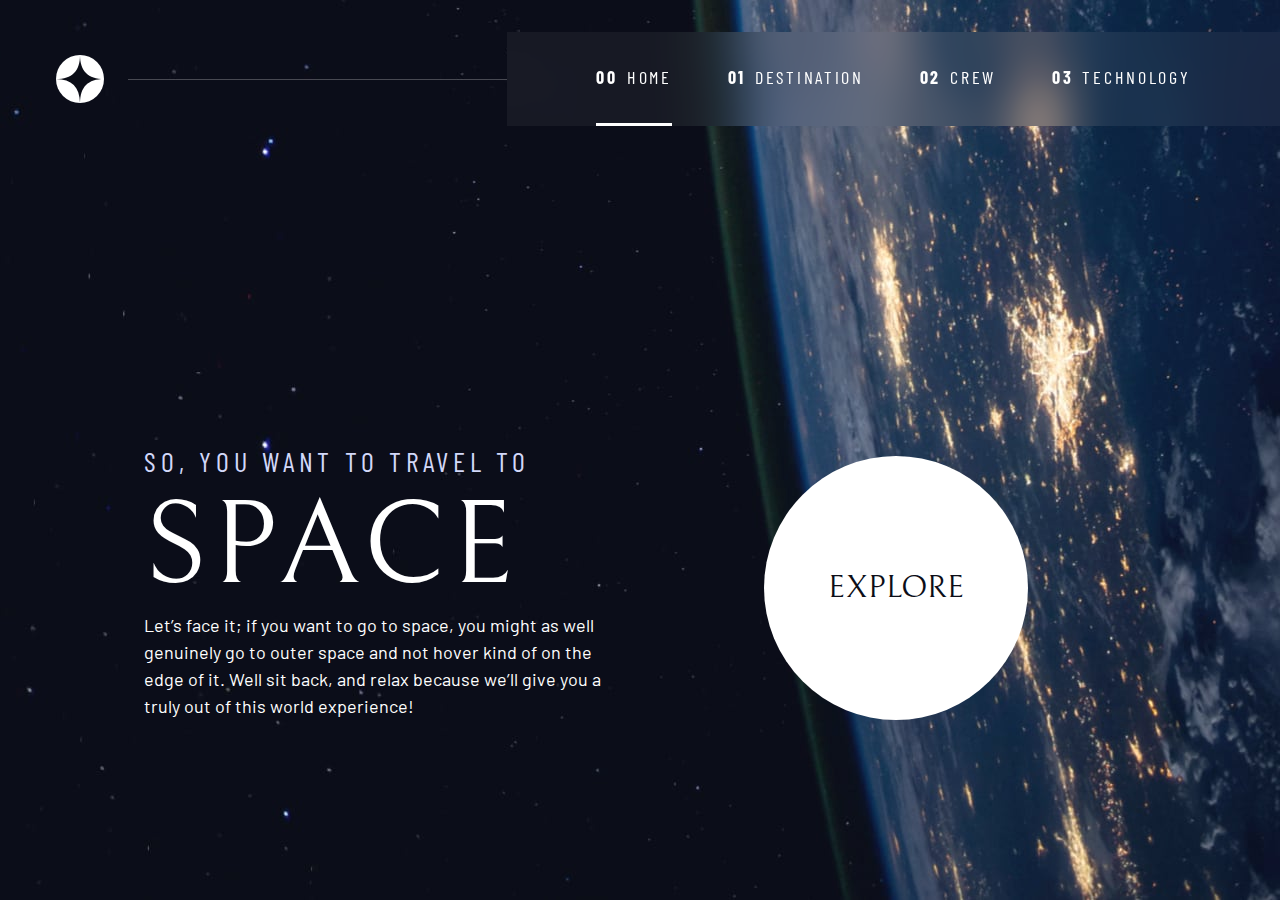
<file: index.html>
<!DOCTYPE html>
<html lang="en">
  <head>
    <meta charset="UTF-8" />
    <meta name="viewport" content="width=device-width, initial-scale=1.0" />

    <link
      rel="icon"
      type="image/png"
      sizes="32x32"
      href="./assets/favicon-32x32.png"
    />
    <!-- Google fonts -->
    <link rel="preconnect" href="https://fonts.googleapis.com" />
    <link rel="preconnect" href="https://fonts.gstatic.com" crossorigin />
    <link
      href="https://fonts.googleapis.com/css2?family=Barlow+Condensed:wght@400;700&family=Bellefair&family=Barlow:wght@400;700&display=swap"
      rel="stylesheet"
    />

    <!-- Our custom CSS -->
    <link rel="stylesheet" href="index.css" />
    <title>Frontend Mentor | Space tourism website</title>
    <script src="navigation.js" defer></script>
  </head>
  <body class="home">
    <a class="skip-to-content" href="#main">Skip to content</a>
    <header class="primary-header flex">
      <div>
        <img
          src="assets/shared/logo.svg"
          alt="space tourism logo"
          class="logo"
        />
      </div>
      <button class="mobile-nav-toggle" aria-controls="primary-navigation">
        <span class="sr-only" aria-expanded="false">Menu</span>
      </button>
      <nav>
        <ul
          id="primary-navigation"
          data-visible="false"
          class="primary-navigation underline-indicators flex"
        >
          <li class="active">
            <a
              class="ff-sans-cond uppercase text-white letter-spacing-2"
              href="index.html"
              ><span aria-hidden="true">00</span>Home</a
            >
          </li>
          <li>
            <a
              class="ff-sans-cond uppercase text-white letter-spacing-2"
              href="destination.html"
              ><span aria-hidden="true">01</span>Destination</a
            >
          </li>
          <li>
            <a
              class="ff-sans-cond uppercase text-white letter-spacing-2"
              href="crew.html"
              ><span aria-hidden="true">02</span>Crew</a
            >
          </li>
          <li>
            <a
              class="ff-sans-cond uppercase text-white letter-spacing-2"
              href="technology.html"
              ><span aria-hidden="true">03</span>Technology</a
            >
          </li>
        </ul>
      </nav>
    </header>

    <main id="main" class="grid-container grid-container--home">
      <div>
        <h1 class="text-light fs-500 ff-sans-cond uppercase letter-spacing-1">
          So, you want to travel to
          <span class="d-block fs-900 ff-serif text-white">Space</span>
        </h1>

        <p>
          Let’s face it; if you want to go to space, you might as well genuinely
          go to outer space and not hover kind of on the edge of it. Well sit
          back, and relax because we’ll give you a truly out of this world
          experience!
        </p>
      </div>
      <div>
        <a
          href="destination.html"
          class="large-button uppercase ff-serif text-dark bg-white"
          >Explore</a
        >
      </div>
    </main>
  </body>
</html>
</file>
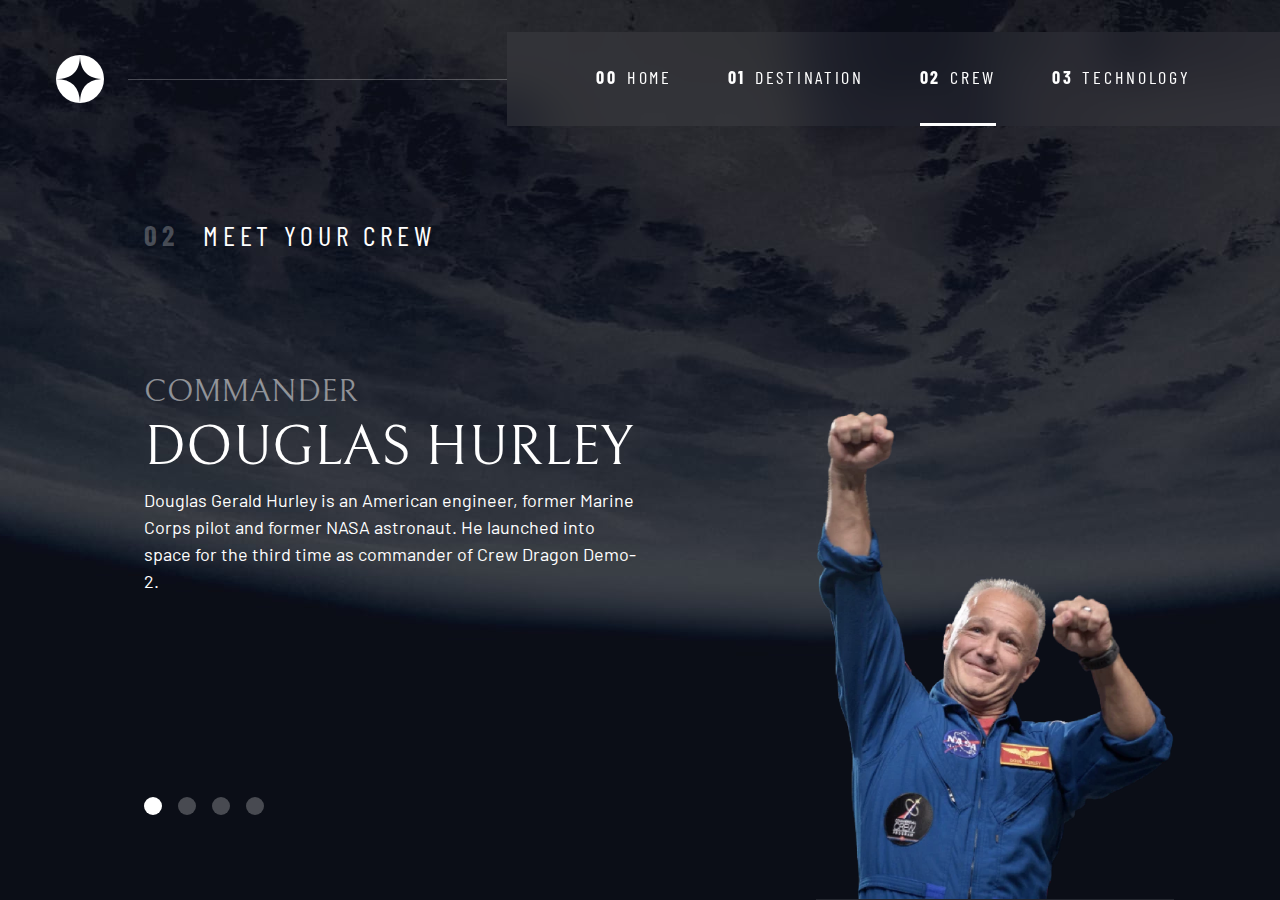
<file: crew.html>
<!DOCTYPE html>
<html lang="en">
  <head>
    <meta charset="UTF-8" />
    <meta name="viewport" content="width=device-width, initial-scale=1.0" />

    <link
      rel="icon"
      type="image/png"
      sizes="32x32"
      href="./assets/favicon-32x32.png"
    />
    <!-- Google fonts -->
    <link rel="preconnect" href="https://fonts.googleapis.com" />
    <link rel="preconnect" href="https://fonts.gstatic.com" crossorigin />
    <link
      href="https://fonts.googleapis.com/css2?family=Barlow+Condensed:wght@400;700&family=Bellefair&family=Barlow:wght@400;700&display=swap"
      rel="stylesheet"
    />

    <!-- Our custom CSS -->
    <link rel="stylesheet" href="index.css" />
    <title>Frontend Mentor | Space tourism website</title>
    <script src="navigation.js" defer></script>
    <script src="tabs.js" defer></script>
  </head>
  <body class="crew">
    <a class="skip-to-content" href="#main">Skip to content</a>
    <header class="primary-header flex">
      <div>
        <img
          src="assets/shared/logo.svg"
          alt="space tourism logo"
          class="logo"
        />
      </div>
      <button class="mobile-nav-toggle" aria-controls="primary-navigation">
        <span class="sr-only" aria-expanded="false">Menu</span>
      </button>
      <nav>
        <ul
          id="primary-navigation"
          data-visible="false"
          class="primary-navigation underline-indicators flex"
        >
          <li>
            <a
              class="ff-sans-cond uppercase text-white letter-spacing-2"
              href="index.html"
              ><span aria-hidden="true">00</span>Home</a
            >
          </li>
          <li>
            <a
              class="ff-sans-cond uppercase text-white letter-spacing-2"
              href="destination.html"
              ><span aria-hidden="true">01</span>Destination</a
            >
          </li>
          <li class="active">
            <a
              class="ff-sans-cond uppercase text-white letter-spacing-2"
              href="crew.html"
              ><span aria-hidden="true">02</span>Crew</a
            >
          </li>
          <li>
            <a
              class="ff-sans-cond uppercase text-white letter-spacing-2"
              href="technology.html"
              ><span aria-hidden="true">03</span>Technology</a
            >
          </li>
        </ul>
      </nav>
    </header>
    <main id="main" class="grid-container grid-container--crew flow">
      <h1 class="numbered-title">
        <span aria-hidden="true">02</span> Meet your crew
      </h1>

      <div
        class="dot-indicators flex"
        role="tablist"
        aria-label="crew member list"
      >
        <button
          aria-selected="true"
          role="tab"
          aria-controls="the-commander-tab"
          data-image="commander-image"
          tabindex="0"
        >
          <span class="sr-only">The commander</span>
        </button>
        <button
          aria-selected="false"
          role="tab"
          aria-controls="the-mission-specialist-tab"
          data-image="specialist-image"
          tabindex="-1"
        >
          <span class="sr-only">The mission specialist</span>
        </button>
        <button
          aria-selected="false"
          role="tab"
          aria-controls="the-pilot-tab"
          data-image="pilot-image"
          tabindex="-1"
        >
          <span class="sr-only">The pilot</span>
        </button>
        <button
          aria-selected="false"
          role="tab"
          aria-controls="the-crew-engineer-tab"
          data-image="engineer-image"
          tabindex="-1"
        >
          <span class="sr-only">The crew engineer</span>
        </button>
      </div>

      <article
        class="crew-details flow"
        id="the-commander-tab"
        role="tabpanel"
        tabindex="0"
      >
        <h2 class="fs-600 ff-serif uppercase">Commander</h2>
        <p class="fs-700 uppercase ff-serif">Douglas Hurley</p>
        <p>
          Douglas Gerald Hurley is an American engineer, former Marine Corps
          pilot and former NASA astronaut. He launched into space for the third
          time as commander of Crew Dragon Demo-2.
        </p>
      </article>
      <picture id="commander-image">
        <source
          srcset="assets/crew/image-douglas-hurley.webp"
          type="image/webp"
        />
        <img src="assets/crew/image-douglas-hurley.png" alt="Douglas Hurley" />
      </picture>
      <article
        class="crew-details flow"
        id="the-mission-specialist-tab"
        hidden
        role="tabpanel"
      >
        <h2 class="fs-600 ff-serif uppercase">Mission Specialist</h2>
        <p class="fs-700 uppercase ff-serif">Mark Shuttleworth</p>
        <p>
          Mark Richard Shuttleworth is the founder and CEO of Canonical, the
          company behind the Linux-based Ubuntu operating system. Shuttleworth
          became the first South African to travel to space as a space tourist.
        </p>
      </article>
      <picture id="specialist-image" hidden>
        <source
          srcset="assets/crew/image-mark-shuttleworth.webp"
          type="image/webp"
        />
        <img
          src="assets/crew/image-mark-shuttleworth.png"
          alt="Mark Shuttleworth"
        />
      </picture>
      <article
        class="crew-details flow"
        id="the-pilot-tab"
        hidden
        role="tabpanel"
      >
        <h2 class="fs-600 ff-serif uppercase">Pilot</h2>
        <p class="fs-700 uppercase ff-serif">Victor Glover</p>
        <p>
          Pilot on the first operational flight of the SpaceX Crew Dragon to the
          International Space Station. Glover is a commander in the U.S. Navy
          where he pilots an F/A-18.He was a crew member of Expedition 64, and
          served as a station systems flight engineer.
        </p>
      </article>
      <picture id="pilot-image" hidden>
        <source
          srcset="assets/crew/image-victor-glover.webp"
          type="image/webp"
        />
        <img src="assets/crew/image-victor-glover.png" alt="Victor Glover" />
      </picture>

      <article
        class="crew-details flow"
        id="the-crew-engineer-tab"
        hidden
        role="tabpanel"
      >
        <h2 class="fs-600 ff-serif uppercase">Flight Engineer</h2>
        <p class="fs-700 uppercase ff-serif">Anousheh Ansari</p>
        <p>
          Anousheh Ansari is an Iranian American engineer and co-founder of
          Prodea Systems. Ansari was the fourth self-funded space tourist, the
          first self-funded woman to fly to the ISS, and the first Iranian in
          space.
        </p>
      </article>
      <picture id="engineer-image" hidden>
        <source
          srcset="assets/crew/image-anousheh-ansari.webp"
          type="image/webp"
        />
        <img
          src="assets/crew/image-anousheh-ansari.png"
          alt="Anousheh Ansari"
        />
      </picture>
    </main>
  </body>
</html>
</file>
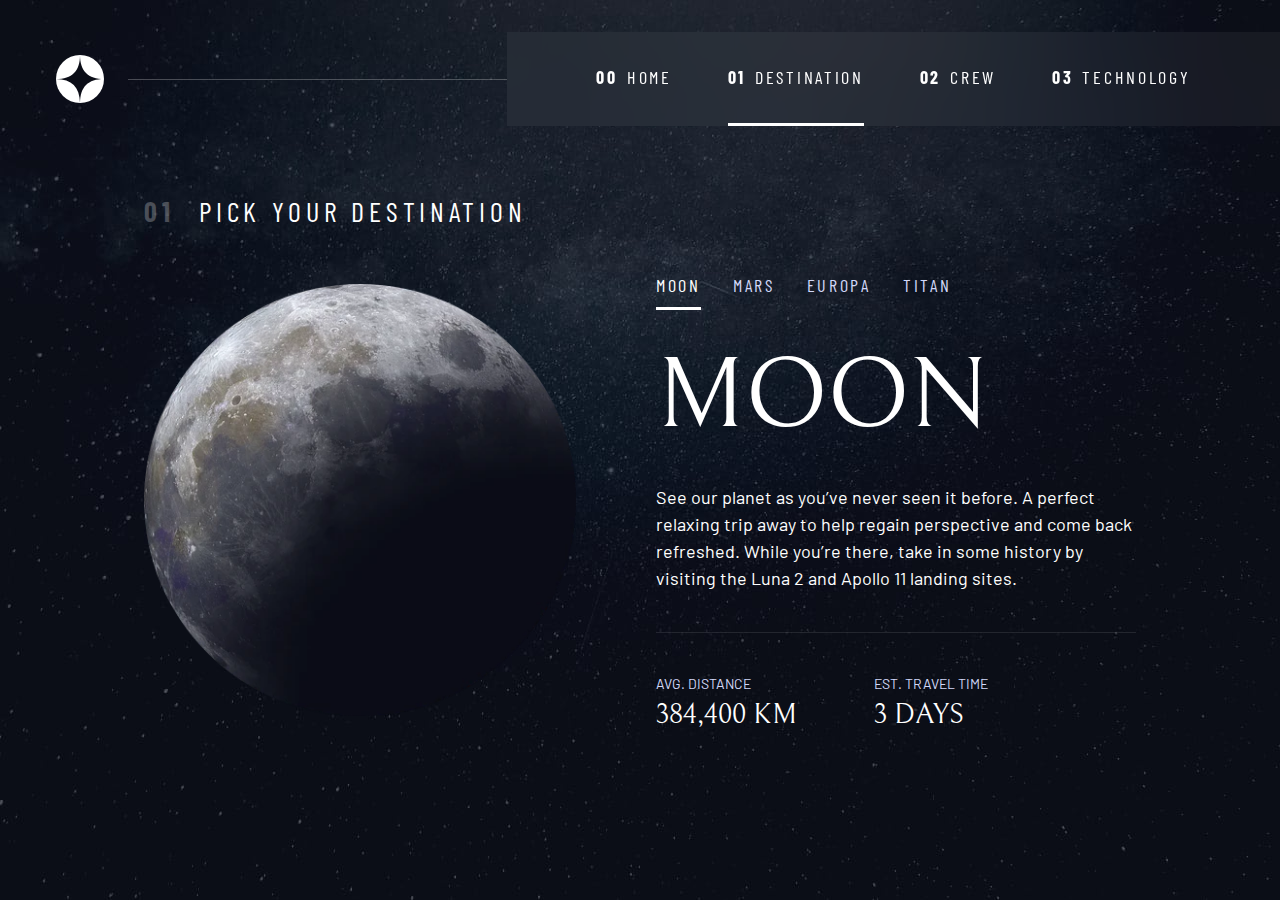
<file: destination.html>
<!DOCTYPE html>
<html lang="en">
  <head>
    <meta charset="UTF-8" />
    <meta name="viewport" content="width=device-width, initial-scale=1.0" />

    <link
      rel="icon"
      type="image/png"
      sizes="32x32"
      href="./assets/favicon-32x32.png"
    />
    <!-- Google fonts -->
    <link rel="preconnect" href="https://fonts.googleapis.com" />
    <link rel="preconnect" href="https://fonts.gstatic.com" crossorigin />
    <link
      href="https://fonts.googleapis.com/css2?family=Barlow+Condensed:wght@400;700&family=Bellefair&family=Barlow:wght@400;700&display=swap"
      rel="stylesheet"
    />

    <!-- Our custom CSS -->
    <link rel="stylesheet" href="index.css" />
    <title>Frontend Mentor | Space tourism website</title>
    <script src="navigation.js" defer></script>
    <script src="tabs.js" defer></script>
  </head>
  <body class="destination">
    <a class="skip-to-content" href="#main">Skip to content</a>
    <header class="primary-header flex">
      <div>
        <img
          src="assets/shared/logo.svg"
          alt="space tourism logo"
          class="logo"
        />
      </div>
      <button class="mobile-nav-toggle" aria-controls="primary-navigation">
        <span class="sr-only" aria-expanded="false">Menu</span>
      </button>
      <nav>
        <ul
          id="primary-navigation"
          data-visible="false"
          class="primary-navigation underline-indicators flex"
        >
          <li>
            <a
              class="ff-sans-cond uppercase text-white letter-spacing-2"
              href="index.html"
              ><span aria-hidden="true">00</span>Home</a
            >
          </li>
          <li class="active">
            <a
              class="ff-sans-cond uppercase text-white letter-spacing-2"
              href="destination.html"
              ><span aria-hidden="true">01</span>Destination</a
            >
          </li>
          <li>
            <a
              class="ff-sans-cond uppercase text-white letter-spacing-2"
              href="crew.html"
              ><span aria-hidden="true">02</span>Crew</a
            >
          </li>
          <li>
            <a
              class="ff-sans-cond uppercase text-white letter-spacing-2"
              href="technology.html"
              ><span aria-hidden="true">03</span>Technology</a
            >
          </li>
        </ul>
      </nav>
    </header>
    <main id="main" class="grid-container grid-container--destination flow">
      <h1 class="numbered-title">
        <span aria-hidden="true">01</span> Pick your destination
      </h1>
      <picture id="moon-image">
        <source srcset="assets/destination/image-moon.webp" type="image/webp" />
        <img src="assets/destination/image-moon.png" alt="the moon" />
      </picture>
      <picture hidden id="mars-image">
        <source srcset="assets/destination/image-mars.webp" type="image/webp" />
        <img src="assets/destination/image-mars.png" alt="the mars" />
      </picture>
      <picture hidden id="europa-image">
        <source
          srcset="assets/destination/image-europa.webp"
          type="image/webp"
        />
        <img src="assets/destination/image-europa.png" alt="the europa" />
      </picture>
      <picture hidden id="titan-image">
        <source
          srcset="assets/destination/image-titan.webp"
          type="image/webp"
        />
        <img src="assets/destination/image-titan.png" alt="the titan" />
      </picture>
      <div
        class="tab-list underline-indicators flex"
        role="tablist"
        aria-label="destination list"
      >
        <button
          aria-selected="true"
          role="tab"
          aria-controls="moon-tab"
          data-image="moon-image"
          class="uppercase text-light ff-sans-cond letter-spacing-2"
          tabindex="0"
        >
          Moon
        </button>
        <button
          aria-selected="false"
          role="tab"
          aria-controls="mars-tab"
          data-image="mars-image"
          class="uppercase text-light ff-sans-cond letter-spacing-2"
          tabindex="-1"
        >
          Mars
        </button>
        <button
          aria-selected="false"
          role="tab"
          aria-controls="europa-tab"
          data-image="europa-image"
          class="uppercase text-light ff-sans-cond letter-spacing-2"
          tabindex="-1"
        >
          Europa
        </button>
        <button
          aria-selected="false"
          role="tab"
          aria-controls="titan-tab"
          data-image="titan-image"
          class="uppercase text-light ff-sans-cond letter-spacing-2"
          tabindex="-1"
        >
          Titan
        </button>
      </div>
      <article
        class="destination-info flow"
        id="moon-tab"
        tabindex="0"
        role="tabpanel"
      >
        <h2 class="fs-800 uppercase ff-serif class">Moon</h2>
        <p>
          See our planet as you’ve never seen it before. A perfect relaxing trip
          away to help regain perspective and come back refreshed. While you’re
          there, take in some history by visiting the Luna 2 and Apollo 11
          landing sites.
        </p>
        <div class="destination-meta flex">
          <div>
            <h3 class="text-light fs-200 uppercase">Avg. distance</h3>
            <p class="ff-serif uppercase">384,400 km</p>
          </div>
          <div>
            <h3 class="text-light fs-200 uppercase">Est. travel time</h3>
            <p class="ff-serif uppercase">3 days</p>
          </div>
        </div>
      </article>
      <article
        class="destination-info flow"
        hidden
        id="mars-tab"
        tabindex="0"
        role="tabpanel"
      >
        <h2 class="fs-800 uppercase ff-serif class">Mars</h2>
        <p>
          Don’t forget to pack your hiking boots. You’ll need them to tackle
          Olympus Mons, the tallest planetary mountain in our solar system. It’s
          two and a half times the size of Everest!
        </p>
        <div class="destination-meta flex">
          <div>
            <h3 class="text-light fs-200 uppercase">Avg. distance</h3>
            <p class="ff-serif uppercase">225 mil. km</p>
          </div>
          <div>
            <h3 class="text-light fs-200 uppercase">Est. travel time</h3>
            <p class="ff-serif uppercase">9 months</p>
          </div>
        </div>
      </article>
      <article
        class="destination-info flow"
        hidden
        id="europa-tab"
        tabindex="0"
        role="tabpanel"
      >
        <h2 class="fs-800 uppercase ff-serif class">Europa</h2>
        <p>
          The smallest of the four Galilean moons orbiting Jupiter, Europa is a
          winter lover’s dream. With an icy surface, it’s perfect for a bit of
          ice skating, curling, hockey, or simple relaxation in your snug
          wintery cabin.
        </p>
        <div class="destination-meta flex">
          <div>
            <h3 class="text-light fs-200 uppercase">Avg. distance</h3>
            <p class="ff-serif uppercase">628 mil. km</p>
          </div>
          <div>
            <h3 class="text-light fs-200 uppercase">Est. travel time</h3>
            <p class="ff-serif uppercase">3 years</p>
          </div>
        </div>
      </article>
      <article
        class="destination-info flow"
        hidden
        id="titan-tab"
        tabindex="0"
        role="tabpanel"
      >
        <h2 class="fs-800 uppercase ff-serif class">Titan</h2>
        <p>
          The only moon known to have a dense atmosphere other than Earth, Titan
          is a home away from home (just a few hundred degrees colder!). As a
          bonus, you get striking views of the Rings of Saturn.
        </p>
        <div class="destination-meta flex">
          <div>
            <h3 class="text-light fs-200 uppercase">Avg. distance</h3>
            <p class="ff-serif uppercase">1.6 bil. km</p>
          </div>
          <div>
            <h3 class="text-light fs-200 uppercase">Est. travel time</h3>
            <p class="ff-serif uppercase">7 years</p>
          </div>
        </div>
      </article>
    </main>
  </body>
</html>
</file>
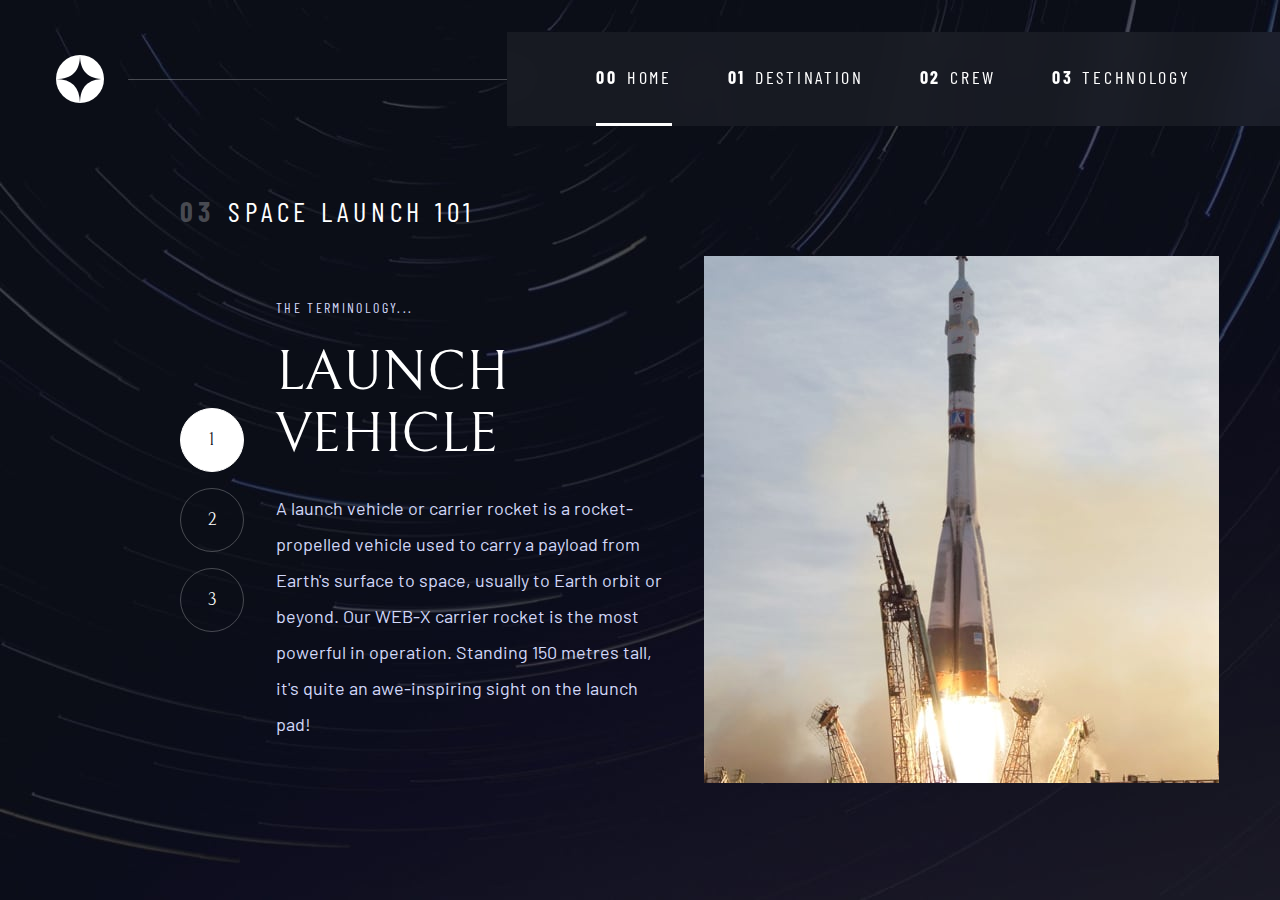
<file: technology.html>
<!DOCTYPE html>
<html lang="en">
  <head>
    <meta charset="UTF-8" />
    <meta name="viewport" content="width=device-width, initial-scale=1.0" />

    <link
      rel="icon"
      type="image/png"
      sizes="32x32"
      href="./assets/favicon-32x32.png"
    />
    <!-- Google fonts -->
    <link rel="preconnect" href="https://fonts.googleapis.com" />
    <link rel="preconnect" href="https://fonts.gstatic.com" crossorigin />
    <link
      href="https://fonts.googleapis.com/css2?family=Barlow+Condensed:wght@400;700&family=Bellefair&family=Barlow:wght@400;700&display=swap"
      rel="stylesheet"
    />

    <!-- Our custom CSS -->
    <link rel="stylesheet" href="index.css" />
    <title>Frontend Mentor | Space tourism website</title>
    <script src="navigation.js" defer></script>
    <script src="tabs.js" defer></script>
  </head>
  <body class="technology">
    <a class="skip-to-content" href="#main">Skip to content</a>
    <header class="primary-header flex">
      <div>
        <img
          src="assets/shared/logo.svg"
          alt="space tourism logo"
          class="logo"
        />
      </div>
      <button class="mobile-nav-toggle" aria-controls="primary-navigation">
        <span class="sr-only" aria-expanded="false">Menu</span>
      </button>
      <nav>
        <ul
          id="primary-navigation"
          data-visible="false"
          class="primary-navigation underline-indicators flex"
        >
          <li class="active">
            <a
              class="ff-sans-cond uppercase text-white letter-spacing-2"
              href="index.html"
              ><span aria-hidden="true">00</span>Home</a
            >
          </li>
          <li>
            <a
              class="ff-sans-cond uppercase text-white letter-spacing-2"
              href="destination.html"
              ><span aria-hidden="true">01</span>Destination</a
            >
          </li>
          <li>
            <a
              class="ff-sans-cond uppercase text-white letter-spacing-2"
              href="crew.html"
              ><span aria-hidden="true">02</span>Crew</a
            >
          </li>
          <li>
            <a
              class="ff-sans-cond uppercase text-white letter-spacing-2"
              href="technology.html"
              ><span aria-hidden="true">03</span>Technology</a
            >
          </li>
        </ul>
      </nav>
    </header>
    <main id="main" class="grid-container grid-container--technology flow">
      <h1 class="numbered-title">
        <span aria-hidden="true">03</span>Space launch 101
      </h1>
      <picture id="launch-vehicle-image">
        <source
          srcset="assets/technology/image-launch-vehicle-portrait.jpg"
          media="(min-width: 720px)"
        />
        <img
          src="assets/technology/image-launch-vehicle-landscape.jpg"
          alt="launch vehicle"
        />
      </picture>
      <picture id="spaceport-image" hidden>
        <source
          srcset="assets/technology/image-spaceport-portrait.jpg"
          media="(min-width: 720px)"
        />
        <img
          src="assets/technology/image-spaceport-landscape.jpg"
          alt="spaceport"
        />
      </picture>
      <picture id="space-capsule-image" hidden>
        <source
          srcset="assets/technology/image-space-capsule-portrait.jpg"
          media="(min-width: 720px)"
        />
        <img
          src="assets/technology/image-space-capsule-landscape.jpg"
          alt="space capsule"
        />
      </picture>
      <article
        class="technology-info flow"
        id="launch-vehicle-tab"
        tabindex="0"
        role="tabpanel"
      >
        <header class="flow">
          <h2 class="uppercase text-light ff-sans-cond fs-200 letter-spacing-3">
            The terminology...
          </h2>
          <p class="uppercase ff-serif fs-700">Launch vehicle</p>
        </header>
        <p class="text-light">
          A launch vehicle or carrier rocket is a rocket-propelled vehicle used
          to carry a payload from Earth's surface to space, usually to Earth
          orbit or beyond. Our WEB-X carrier rocket is the most powerful in
          operation. Standing 150 metres tall, it's quite an awe-inspiring sight
          on the launch pad!
        </p>
      </article>
      <article
        hidden
        class="technology-info flow"
        id="spaceport-tab"
        tabindex="0"
        role="tabpanel"
      >
        <header class="flow">
          <h2 class="uppercase text-light ff-sans-cond fs-200 letter-spacing-3">
            The terminology...
          </h2>
          <p class="uppercase ff-serif fs-700">Spaceport</p>
        </header>
        <p class="text-light">
          A spaceport or cosmodrome is a site for launching (or receiving)
          spacecraft, by analogy to the seaport for ships or airport for
          aircraft. Based in the famous Cape Canaveral, our spaceport is ideally
          situated to take advantage of the Earth’s rotation for launch.
        </p>
      </article>
      <article
        hidden
        class="technology-info flow"
        id="space-capsule-tab"
        tabindex="0"
        role="tabpanel"
      >
        <header class="flow">
          <h2 class="uppercase text-light ff-sans-cond fs-200 letter-spacing-3">
            The terminology...
          </h2>
          <p class="uppercase ff-serif fs-700">Space capsule</p>
        </header>
        <p class="text-light">
          A space capsule is an often-crewed spacecraft that uses a blunt-body
          reentry capsule to reenter the Earth's atmosphere without wings. Our
          capsule is where you'll spend your time during the flight. It includes
          a space gym, cinema, and plenty of other activities to keep you
          entertained.
        </p>
      </article>
      <div
        class="number-indicators flex"
        role="tablist"
        aria-label="technology list"
      >
        <button
          aria-selected="true"
          role="tab"
          aria-controls="launch-vehicle-tab"
          data-image="launch-vehicle-image"
          class="ff-serif fs-400 text-white"
          tabindex="0"
        >
          1
        </button>
        <button
          aria-selected="false"
          role="tab"
          aria-controls="spaceport-tab"
          data-image="spaceport-image"
          class="ff-serif fs-400 text-white"
          tabindex="-1"
        >
          2
        </button>
        <button
          aria-selected="false"
          role="tab"
          aria-controls="space-capsule-tab"
          data-image="space-capsule-image"
          tabindex="-1"
          class="ff-serif fs-400 text-white"
        >
          3
        </button>
      </div>
    </main>
  </body>
</html>
</file>
<file: index.css>
@import url('https://fonts.googleapis.com/css2?family=Barlow+Condensed:wght@300;400;500;600;700;800;900&family=Barlow:wght@400;500;600;700;800;900&family=Bellefair&display=swap');

/* ------------------- */
/* Custom properties   */
/* ------------------- */

:root {
	/* colors */
	--clr-dark: 230 35% 7%;
	--clr-light: 231 77% 90%;
	--clr-white: 0 0% 100%;

	/* font-sizes */
	--fs-900: clamp(5rem, 8vw + 1rem, 9.375rem);
	--fs-800: 3.5rem;
	--fs-700: 1.5rem;
	--fs-600: 1rem;
	--fs-500: 1rem;
	--fs-400: 0.9375rem;
	--fs-300: 1rem;
	--fs-200: 0.875rem;

	/* font-families */
	--ff-serif: "Bellefair", serif;
	--ff-sans-cond: "Barlow Condensed", sans-serif;
	--ff-sans-normal: "Barlow", sans-serif;
}

@media (min-width: 35em) {
	:root {
		--fs-800: 5rem;
		--fs-700: 2.5rem;
		--fs-600: 1.5rem;
		--fs-500: 1.25rem;
		--fs-400: 1rem;
	}
}

@media (min-width: 45em) {
	:root {
		/* font-sizes */
		--fs-800: 6.25rem;
		--fs-700: 3.5rem;
		--fs-600: 2rem;
		--fs-500: 1.75rem;
		--fs-400: 1.125rem;
	}
}


/* ------------------- */
/* Reset               */
/* ------------------- */

/* https://piccalil.li/blog/a-modern-css-reset/ */

/* Box sizing */
*,
*::before,
*::after {
	box-sizing: border-box;
}

/* Reset margins */
body,
h1,
h2,
h3,
h4,
h5,
p,
figure,
picture {
	margin: 0;
}

h1,
h2,
h3,
h4,
h5,
h6,
p {
	font-weight: 400;
}

/* set up the body */
body {
	font-family: var(--ff-sans-normal);
	font-size: var(--fs-400);
	color: hsl(var(--clr-white));
	background-color: hsl(var(--clr-dark));
	line-height: 1.5;
	min-height: 100vh;

	display: grid;
	grid-template-rows: min-content 1fr;

	overflow-x: hidden;
}

/* make images easier to work with */
img,
picutre {
	max-width: 100%;
	display: block;
}

/* make form elements easier to work with */
input,
button,
textarea,
select {
	font: inherit;
}

/* remove animations for people who've turned them off */
@media (prefers-reduced-motion: reduce) {

	*,
	*::before,
	*::after {
		animation-duration: 0.01ms !important;
		animation-iteration-count: 1 !important;
		transition-duration: 0.01ms !important;
		scroll-behavior: auto !important;
	}
}


/* ------------------- */
/* Utility classes     */
/* ------------------- */

/* general */

.flex {
	display: flex;
	gap: var(--gap, 1rem);
}

.grid {
	display: grid;
	gap: var(--gap, 1rem);
}

.d-block {
	display: block;
}

.flow>*:where(:not(:first-child)) {
	margin-top: var(--flow-space, 1rem);
}

.container {
	padding-inline: 2em;
	margin-inline: auto;
	max-width: 80rem;
}

.sr-only {
	position: absolute;
	width: 1px;
	height: 1px;
	padding: 0;
	margin: -1px;
	overflow: hidden;
	clip: rect(0, 0, 0, 0);
	white-space: nowrap;
	/* added line */
	border: 0;
}

.skip-to-content {
	position: absolute;
	z-index: 9999;
	background: hsl(var(--clr-white));
	color: hsl(var(--clr-dark));
	padding: .5em 1em;
	margin-inline: auto;
	transform: translateY(-100%);
	transition: transform 250ms ease-in;
}

.skip-to-content:focus {
	transform: translateY(0);
}

/* colors */

.bg-dark {
	background-color: hsl(var(--clr-dark));
}

.bg-light {
	background-color: hsl(var(--clr-light));
}

.bg-white {
	background-color: hsl(var(--clr-white));
}

.text-dark {
	color: hsl(var(--clr-dark));
}

.text-light {
	color: hsl(var(--clr-light));
}

.text-white {
	color: hsl(var(--clr-white));
}

/* typography */

.ff-serif {
	font-family: var(--ff-serif);
}

.ff-sans-cond {
	font-family: var(--ff-sans-cond);
}

.ff-sans-normal {
	font-family: var(--ff-sans-normal);
}

.letter-spacing-1 {
	letter-spacing: 4.75px;
}

.letter-spacing-2 {
	letter-spacing: 2.7px;
}

.letter-spacing-3 {
	letter-spacing: 2.35px;
}

.uppercase {
	text-transform: uppercase;
}

.fs-900 {
	font-size: var(--fs-900);
}

.fs-800 {
	font-size: var(--fs-800);
}

.fs-700 {
	font-size: var(--fs-700);
}

.fs-600 {
	font-size: var(--fs-600);
}

.fs-500 {
	font-size: var(--fs-500);
}

.fs-400 {
	font-size: var(--fs-400);
}

.fs-300 {
	font-size: var(--fs-300);
}

.fs-200 {
	font-size: var(--fs-200);
}

.fs-900,
.fs-800,
.fs-700,
.fs-600 {
	line-height: 1.1;
}

.numbered-title {
	font-family: var(--ff-sans-cond);
	font-size: var(--fs-500);
	text-transform: uppercase;
	letter-spacing: 4.72px;
}

.numbered-title span {
	margin-right: .5em;
	font-weight: 700;
	color: hsl(var(--clr-white) / .25);
}


/* ------------------- */
/* Compontents         */
/* ------------------- */

.large-button {
	font-size: 2rem;
	position: relative;
	z-index: 1;
	display: inline-grid;
	place-items: center;
	padding: 0 2em;
	border-radius: 50%;
	aspect-ratio: 1;
	text-decoration: none;
}

.large-button::after {
	content: '';
	position: absolute;
	z-index: -1;
	width: 100%;
	height: 100%;
	background: hsl(var(--clr-white) / .1);
	border-radius: 50%;
	opacity: 0;
	transition: opacity 500ms linear, transform 750ms ease-in-out;
}

.large-button:hover::after,
.large-button:focus::after {
	opacity: 1;
	transform: scale(1.5);
}

/* Primary header */

.logo {
	margin: 2rem clamp(1.5rem, 5vw, 3.5rem);
}

.primary-header {
	justify-content: space-between;
	align-items: center;
}

.primary-navigation {
	--gap: clamp(1.5rem, 5vw, 3.5rem);
	--underline-gap: 2rem;
	list-style: none;
	padding: 0;
	margin: 0;
	background: hsl(var(--clr-dark) / 0.95);
}

.primary-navigation a {
	text-decoration: none;
}

.primary-navigation a>span {
	font-weight: 700;
	margin-right: .5em;
}

.mobile-nav-toggle {
	display: none;
}

@supports(backdrop-filter: blur(2rem)) {
	.primary-navigation {
		background: hsl(var(--clr-white) / 0.05);
		backdrop-filter: blur(1.5rem)
	}
}

@media(max-width: 35rem) {
	.primary-navigation {
		--underline-gap: .5rem;
		position: fixed;
		z-index: 1000;
		inset: 0 0 0 30%;
		list-style: none;
		padding: min(20rem, 10vh) 2rem;
		margin: 0;
		flex-direction: column;
		transform: translateX(100%);
		transition: transform 500ms ease-in-out;
	}

	.primary-navigation.underline-indicators > .active {
		border: 0;
	}

	.primary-navigation[data-visible="true"] {
		transform: translateX(0);
	}

	.mobile-nav-toggle {
		display: block;
		position: absolute;
		z-index: 2000;
		right: 1rem;
		top: 2rem;
		background: transparent;
		border: 0;
		background-image: url('assets/shared/icon-hamburger.svg');
		background-repeat: no-repeat;
		background-position: center;
		width: 1.5rem;
		aspect-ratio: 1;
		cursor: pointer;
	}

	.mobile-nav-toggle[aria-expanded="true"] {
		background-image: url('assets/shared/icon-close.svg');
	}

	.mobile-nav-toggle:focus-visible {
		outline: 5px solid hsl(var(--clr-white));
		outline-offset: 5px;
	}
}

@media (min-width: 35em) {
	.primary-navigation {
		padding-inline: clamp(3rem, 7vw, 7rem);
	}
}

@media (min-width: 35em) and (max-width: 44.999em) {
	.primary-navigation a > span {
		display: none;
	}
}

@media (min-width: 45em) {
	.primary-header::after {
		content: '';
		display: block;
		position: relative;
		height: 1px;
		width: 100%;
		margin-right: -2.5rem;
		background: hsl(var(--clr-white) / .25);
		order: 1;
	}

	nav {
		order: 2;
	}

	.primary-navigation {
		margin-block: 2rem;
	}

}

.underline-indicators>* {
	cursor: pointer;
	padding: var(--underline-gap, .5rem) 0;
	border: 0;
	border-bottom: .2rem solid hsl(var(--clr-white) / 0);
	background-color: transparent;
}

.underline-indicators>*:hover,
.underline-indicators>*:focus {
	border-color: hsl(var(--clr-white) / .5);
}

.underline-indicators>.active,
.underline-indicators>[aria-selected="true"] {
	color: hsl(var(--clr-white) / 1);
	border-color: hsl(var(--clr-white) / 1);
}

.tab-list {
	--gap: 2rem;
}

.dot-indicators>* {
	cursor: pointer;
	border: 0;
	border-radius: 50%;
	padding: .5em;
	background-color: hsl(var(--clr-white) / .25);
}

.dot-indicators>*:hover,
.dot-indicators>*:focus {
	background-color: hsl(var(--clr-white) / .5);
}

.dot-indicators>[aria-selected="true"] {
	background-color: hsl(var(--clr-white) / 1);
}

.number-indicators>* {
	cursor: pointer;
	border: 1px solid hsl(var(--clr-white) / 0.25);
	border-radius: 50%;
	aspect-ratio: 1;
	width: 2.5rem;
	padding: .5rem;
	background-color: transparent;
	text-align: center;
}

.number-indicators>*:hover,
.number-indicators>*:focus {
	border: 1px solid hsl(var(--clr-white));
}

.number-indicators>[aria-selected="true"] {
	background-color: hsl(var(--clr-white));
	border: 1px solid hsl(var(--clr-white));
	color: hsl(var(--clr-dark));
}

@media(min-width: 35em) {
	.number-indicators>* {
		width: 3.75rem;
	}
}

/* Navigation */

/* ----------------------------- */
/* Page specific background      */
/* ----------------------------- */
body {
	background-size: cover;
	background-position: bottom center;
}

/* home */
.home {
	background-image: url(./assets/home/background-home-mobile.jpg);
}

@media (min-width: 35rem) {
	.home {
		background-position: center center;
		background-image: url(./assets/home/background-home-tablet.jpg);
	}
}

@media (min-width: 45rem) {
	.home {
		background-image: url(./assets/home/background-home-desktop.jpg);
	}
}

/* destination */
.destination {
	background-image: url(./assets/destination/background-destination-mobile.jpg);
}

@media (min-width: 35rem) {
	.destination {
		background-position: center center;
		background-image: url(./assets/destination/background-destination-tablet.jpg);
	}
}

@media (min-width: 45rem) {
	.destination {
		background-image: url(./assets/destination/background-destination-desktop.jpg);
	}
}

/* technology */
.technology {
	background-image: url(./assets/technology/background-technology-mobile.jpg);
}

@media (min-width: 35rem) {
	.technology {
		background-position: center center;
		background-image: url(./assets/technology/background-technology-tablet.jpg);
	}
}

@media (min-width: 45rem) {
	.technology {
		background-image: url(./assets/technology/background-technology-desktop.jpg);
	}
}

/* crew */
.crew {
	background-image: url(./assets/crew/background-crew-mobile.jpg);
}

@media (min-width: 35rem) {
	.crew {
		background-position: center center;
		background-image: url(./assets/crew/background-crew-tablet.jpg);
	}
}

@media (min-width: 45rem) {
	.crew {
		background-image: url(./assets/crew/background-crew-desktop.jpg);
	}
}

/* ---------- */
/* Layout */
/* ---------- */

.grid-container {
	text-align: center;
	display: grid;
	place-items: center;
	padding-inline: 1rem;
	padding-bottom: 4rem;
}

.grid-container p:not([class]) {
	max-width: 50ch;
}

.numbered-title {
	grid-area: title;
}

/* destination layout */

.grid-container--destination {
	--flow-space: 2rem;
	grid-template-areas:
		'title'
		'image'
		'tabs'
		'content';
}

.grid-container--destination>picture {
	grid-area: image;
	max-width: 60%;
	align-self: strart;
}

.grid-container--destination>.tab-list {
	grid-area: tabs;
}

.grid-container--destination>.destination-info {
	grid-area: content;
}

.destination-meta {
	flex-direction: column;
	border-top: 1px solid hsl(var(--clr-white) / .1);
	padding-top: 2.5rem;
	margin-top: 2.5rem;
}

.destination-meta p {
	font-size: 1.75rem;
}

/* crew layout */

.grid-container--crew {
	--flow-space: 2rem;
	grid-template-areas:
		'title'
		'image'
		'tabs'
		'content';
}

.grid-container--crew>picture {
	grid-area: image;
	max-width: 60%;
	border-bottom: 1px solid hsl(var(--clr-white) / .1);
}

.grid-container--crew>.dot-indicators {
	grid-area: tabs;
}

.grid-container--crew>.crew-details {
	grid-area: content;
}

.crew-details {
	--flow-space: .5rem;
}

.crew-details h2 {
	color: hsl(var(--clr-white) / .5);
}

@media (min-width: 35em) {
	.numbered-title {
		justify-self: start;
		margin-top: 2rem;
	}

	.destination-meta {
		flex-direction: row;
		justify-content: space-evenly;
	}

	.grid-container--crew {
		padding-bottom: 0;
		grid-template-areas:
			'title'
			'content'
			'tabs'
			'image';
	}


}

@media (min-width: 45em) {
	.grid-container {
		text-align: left;
		column-gap: var(--container-gap, 2rem);
		grid-template-columns: minmax(1rem, 1fr) repeat(2, minmax(0, 30rem)) minmax(1rem, 1fr);
	}

	.grid-container--home {
		padding-bottom: max(6rem, 20vh);
		align-items: end;
	}

	.grid-container--home>*:first-child {
		grid-column: 2;
	}

	.grid-container--home>*:last-child {
		grid-column: 3;
	}

	.grid-container--destination {
		justify-items: start;
		align-content: start;
		grid-template-areas:
			'. title title .'
			'. image tabs .'
			'. image content .';
	}

	.grid-container--destination>picture {
		max-width: 90%;
	}

	.destination-meta {
		--gap: min(6vw, 6rem);
		justify-content: start;
	}

	.grid-container--crew {
		grid-template-columns: minmax(1rem, 1fr) minmax(0, 40rem) minmax(0, 20rem) minmax(1rem, 1fr);
		justify-items: start;
		grid-template-areas:
			'. title title .'
			'. content image .'
			'. tabs image .';
	}

	.grid-container--crew>.dot-indicators {
		justify-self: start;
	}

	.grid-container--crew > picture {
		grid-column: span 2;
        align-self: end;
		max-width: 80%;
    }

}

/* technology layout */

.grid-container--technology {
	--flow-space: 2rem;
	grid-template-areas:
		'title'
		'image'
		'tabs'
		'content';
}

.grid-container--technology>.numbered-title {
	grid-area: title;
}

.grid-container--technology>picture {
	grid-area: image;
}

.grid-container--technology>.technology-info {
	grid-area: content;
}

.grid-container--technology>.number-indicators {
	grid-area: tabs;

}

@media(min-width: 35em) {
	.grid-container--technology>.numbered-title {
		margin-top: 2rem;
	}
}

@media (min-width: 45em) {
	.grid-container--technology {
		--flow-space: 1.5rem;
		justify-items: start;
		align-content: start;
		text-align: left;
		grid-template-columns: minmax(2rem, 1fr) min-content minmax(min-content, 3fr) minmax(0, 3fr) minmax(2rem, 1fr);
		grid-template-areas: 
			'. title title title .'
			'. tabs content image image'
		;
	}

	.grid-container--technology>.number-indicators {
		flex-direction: column;
	}

	.grid-container--technology>.number-indicators>* {
		width: clamp(3.75rem, 5vw, 5rem);
	}

	.grid-container--technology article>p {
		line-height: 2;
	}
}
</file>
